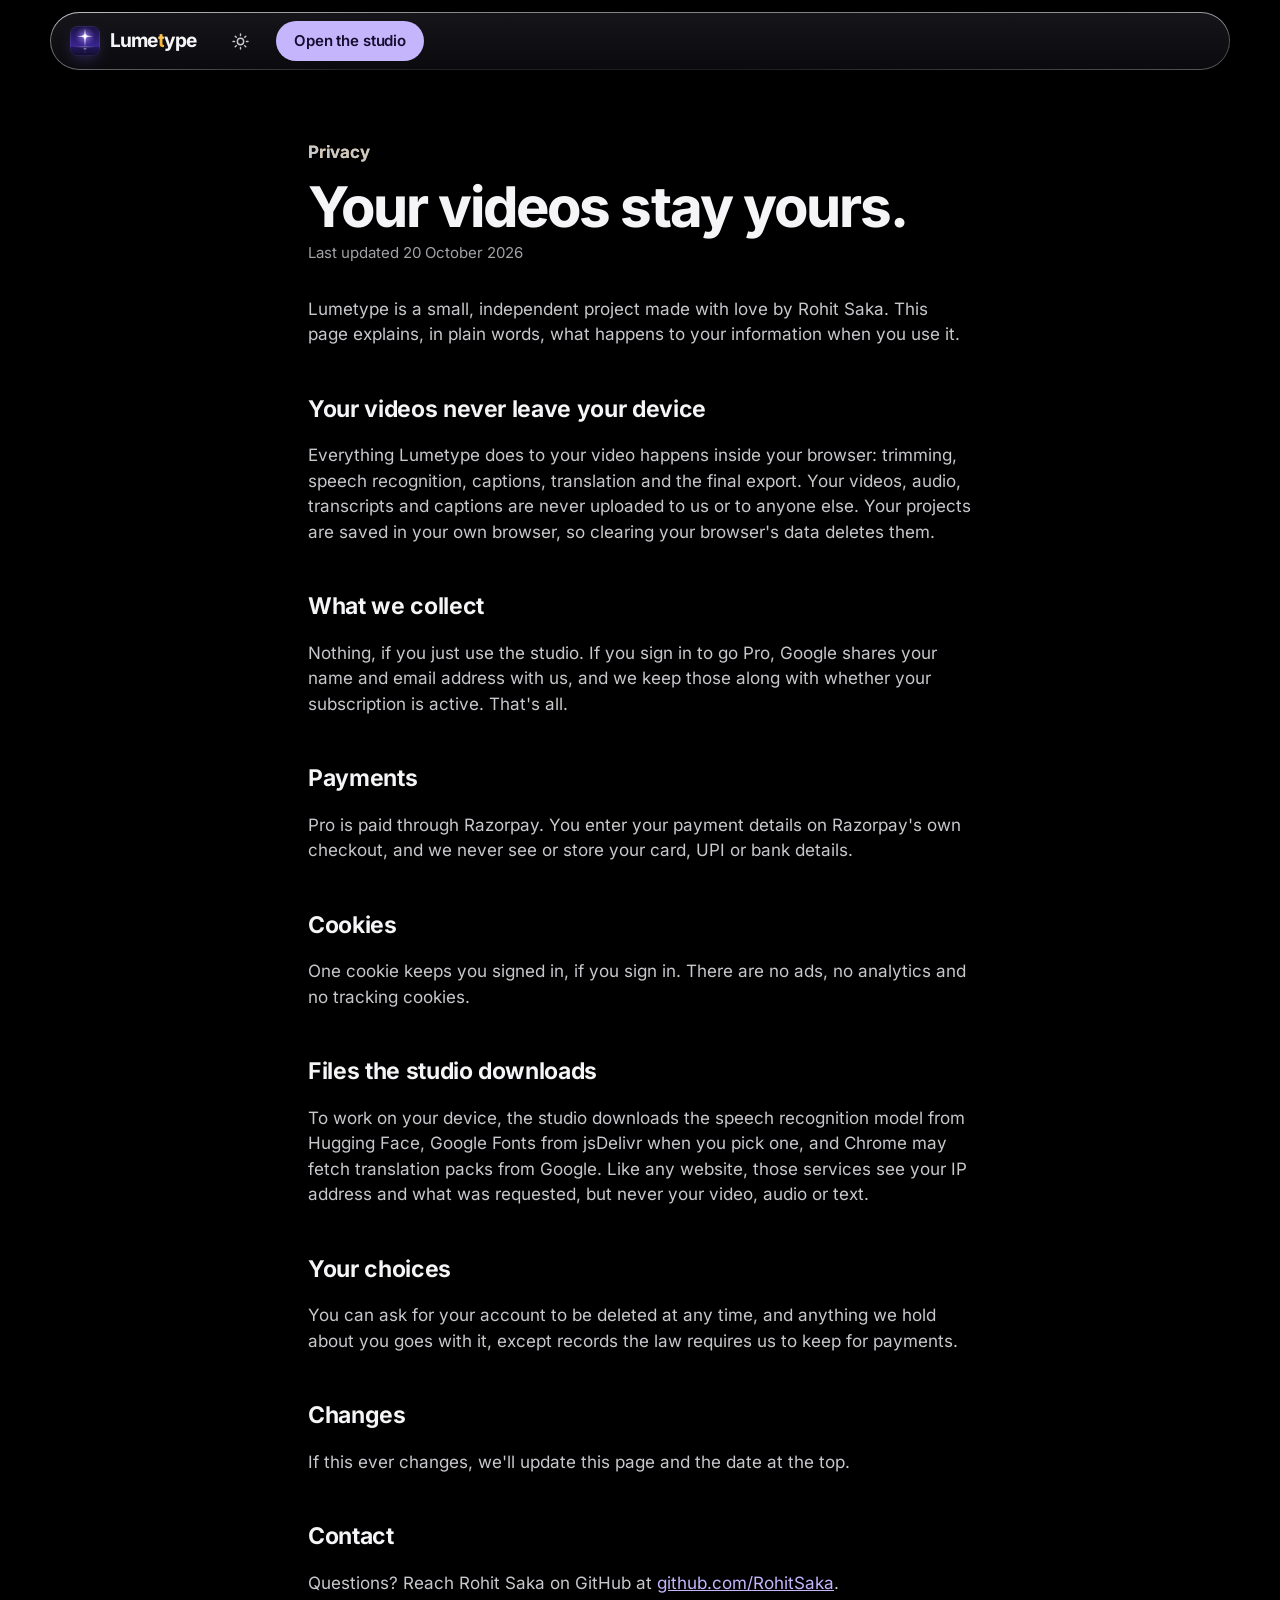
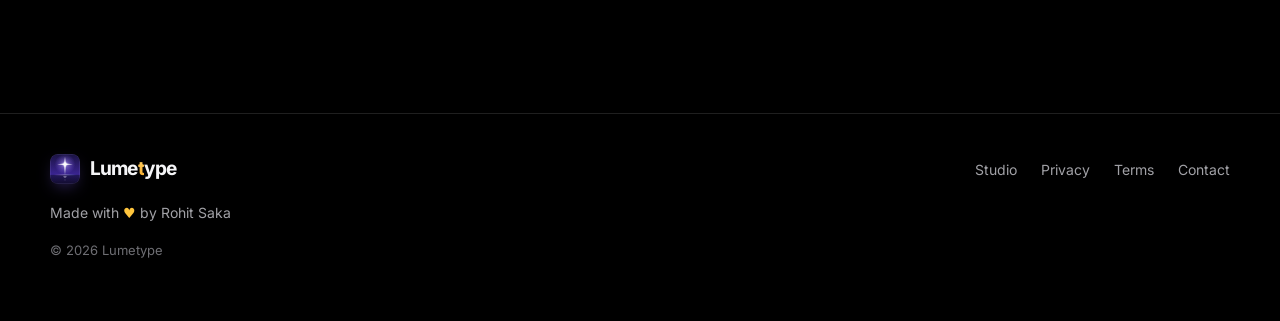
<file: privacy.html>
<!doctype html>
<html lang="en">
  <head>
    <meta charset="utf-8" />
    <meta name="viewport" content="width=device-width, initial-scale=1, viewport-fit=cover" />
    <title>Privacy · Lumetype</title>
    <meta
      name="description"
      content="Lumetype captions your videos on your own device. Your videos are never uploaded. Here is exactly what we do and do not keep."
    />
    <meta name="theme-color" content="#000000" />
    <!-- The chosen theme, set before the first paint (src/theme.ts). -->
    <script>
      try {
        if (localStorage.getItem('lumetype-theme') === 'sky') document.documentElement.dataset.theme = 'sky';
      } catch {}
    </script>
    <link rel="icon" type="image/svg+xml" href="./assets/mark-small-BOvAJ3Z5.svg" />
    <link rel="apple-touch-icon" href="./apple-touch-icon.png" />
    <script type="module" crossorigin src="./assets/theme-GPiH2g1G.js"></script>
    <script type="module" crossorigin src="./assets/chrome-DyxpmKAG.js"></script>
    <script type="module" crossorigin src="./assets/legal-BXqKD8hc.js"></script>
    <link rel="stylesheet" crossorigin href="./assets/chrome-uZTdsqZ5.css">
    <link rel="stylesheet" crossorigin href="./assets/legal-v-1qPTFK.css">
    <meta name="robots" content="noindex, nofollow">
  </head>
  <body>
    <a class="skip" href="#main">Skip to content</a>
    <header class="nav" data-nav>
      <div class="nav__inner glass">
        <a class="brand" href="./" aria-label="Lumetype home"
          ><span class="mark" aria-hidden="true"></span><span class="wordmark">Lume<span>t</span>ype</span></a
        >
        <div class="nav__actions">
          <button class="theme-switch" type="button" data-theme-switch aria-label="Switch theme"></button>
          <a class="btn btn--white" href="studio.html">Open the studio</a>
        </div>
      </div>
    </header>

    <main id="main" class="legal">
      <p class="eyebrow grad-text">Privacy</p>
      <h1>Your videos stay yours.</h1>
      <p class="updated">Last updated 20 October 2026</p>

      <p>
        Lumetype is a small, independent project made with love by Rohit Saka. This page explains, in plain words, what
        happens to your information when you use it.
      </p>

      <h2 id="videos">Your videos never leave your device</h2>
      <p>
        Everything Lumetype does to your video happens inside your browser: trimming, speech recognition, captions,
        translation and the final export. Your videos, audio, transcripts and captions are never uploaded to us or to
        anyone else. Your projects are saved in your own browser, so clearing your browser's data deletes them.
      </p>

      <h2 id="collect">What we collect</h2>
      <p>
        Nothing, if you just use the studio. If you sign in to go Pro, Google shares your name and email address with
        us, and we keep those along with whether your subscription is active. That's all.
      </p>

      <h2 id="payments">Payments</h2>
      <p>
        Pro is paid through Razorpay. You enter your payment details on Razorpay's own checkout, and we never see or
        store your card, UPI or bank details.
      </p>

      <h2 id="cookies">Cookies</h2>
      <p>One cookie keeps you signed in, if you sign in. There are no ads, no analytics and no tracking cookies.</p>

      <h2 id="downloads">Files the studio downloads</h2>
      <p>
        To work on your device, the studio downloads the speech recognition model from Hugging Face, Google Fonts from
        jsDelivr when you pick one, and Chrome may fetch translation packs from Google. Like any website, those services
        see your IP address and what was requested, but never your video, audio or text.
      </p>

      <h2 id="choices">Your choices</h2>
      <p>
        You can ask for your account to be deleted at any time, and anything we hold about you goes with it, except
        records the law requires us to keep for payments.
      </p>

      <h2 id="changes">Changes</h2>
      <p>If this ever changes, we'll update this page and the date at the top.</p>

      <h2 id="contact">Contact</h2>
      <p>
        Questions? Reach Rohit Saka on GitHub at
        <a href="https://github.com/RohitSaka" rel="noopener">github.com/RohitSaka</a>.
      </p>
    </main>

    <footer class="footer">
      <div class="footer__inner">
        <a class="brand" href="./"
          ><span class="mark" aria-hidden="true"></span><span class="wordmark">Lume<span>t</span>ype</span></a
        >
        <nav aria-label="Footer">
          <a href="studio.html">Studio</a>
          <a href="privacy.html" aria-current="page">Privacy</a>
          <a href="terms.html">Terms</a>
          <a href="terms.html#contact">Contact</a>
        </nav>
        <p class="footer__love">Made with <span class="heart" role="img" aria-label="love">♥</span> by Rohit Saka</p>
        <p class="footer__copy">© <span data-year>2026</span> Lumetype</p>
      </div>
    </footer>
  </body>
</html>
</file>
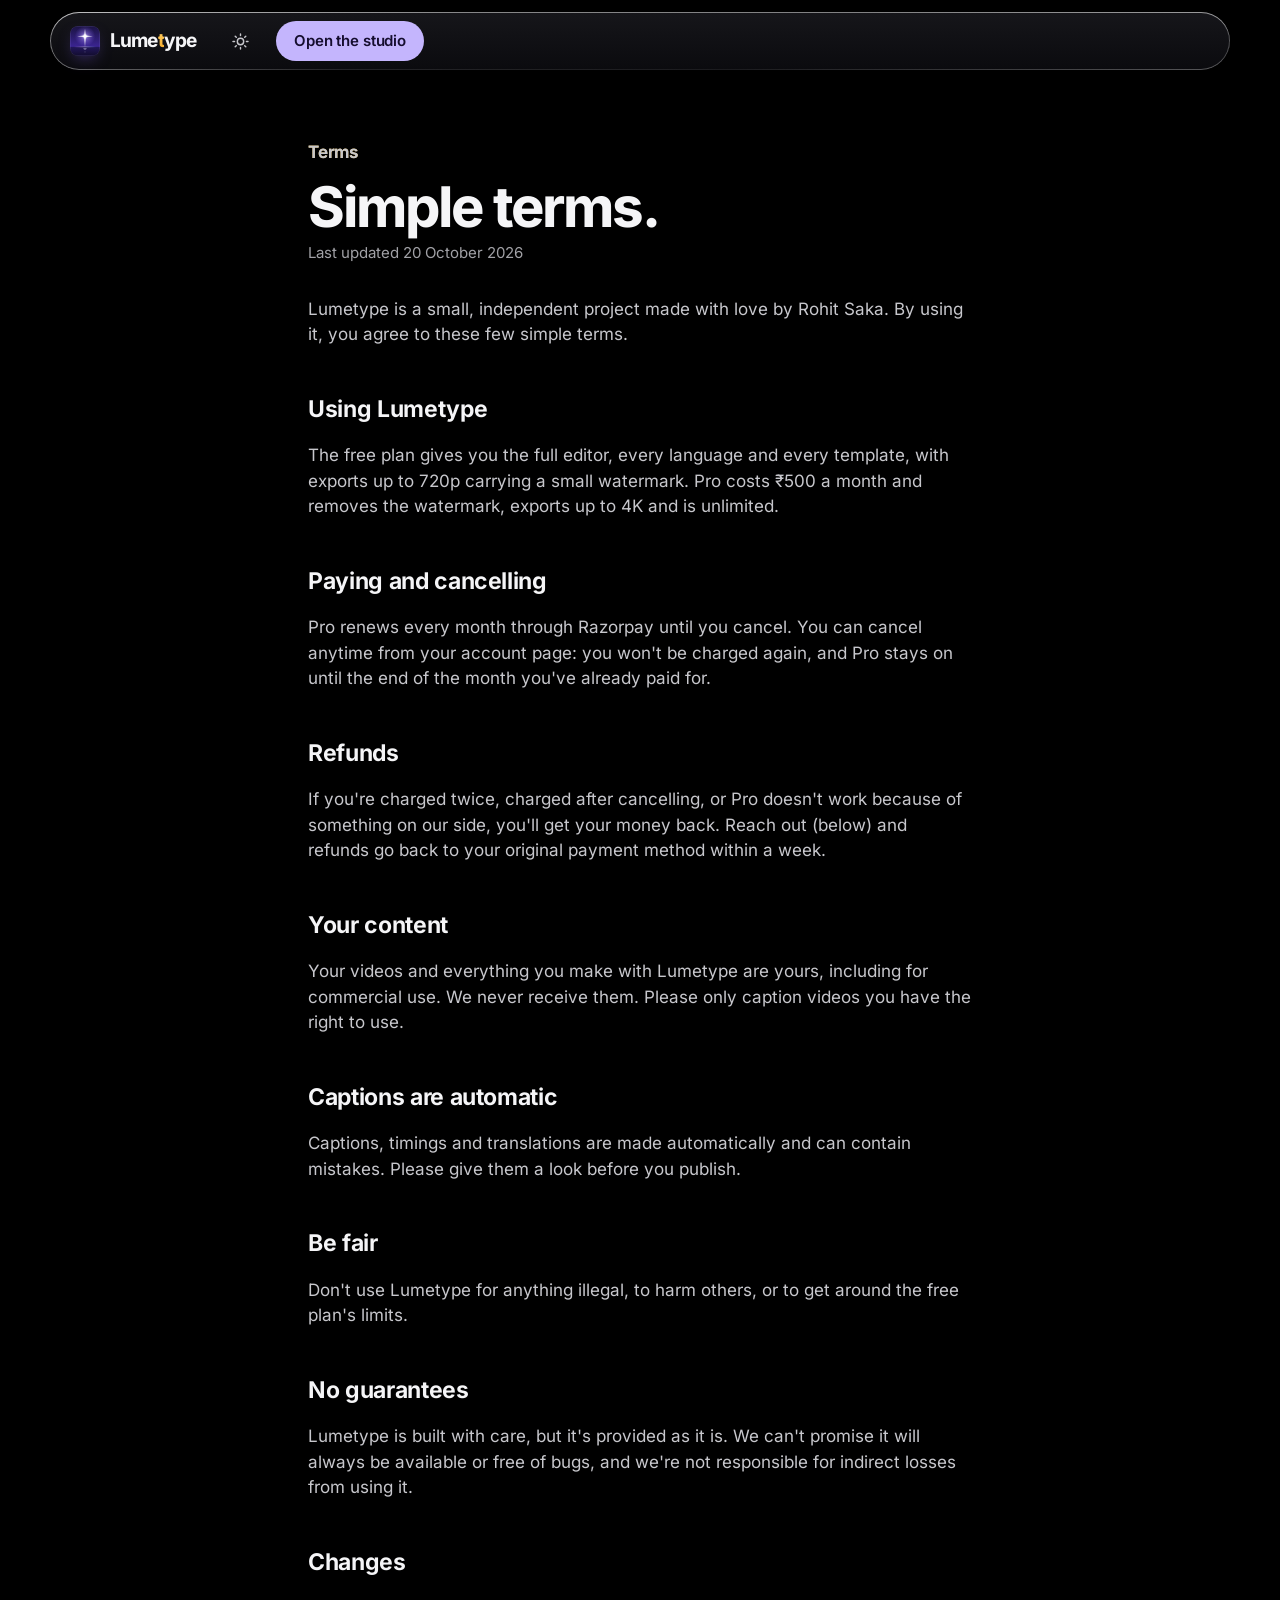
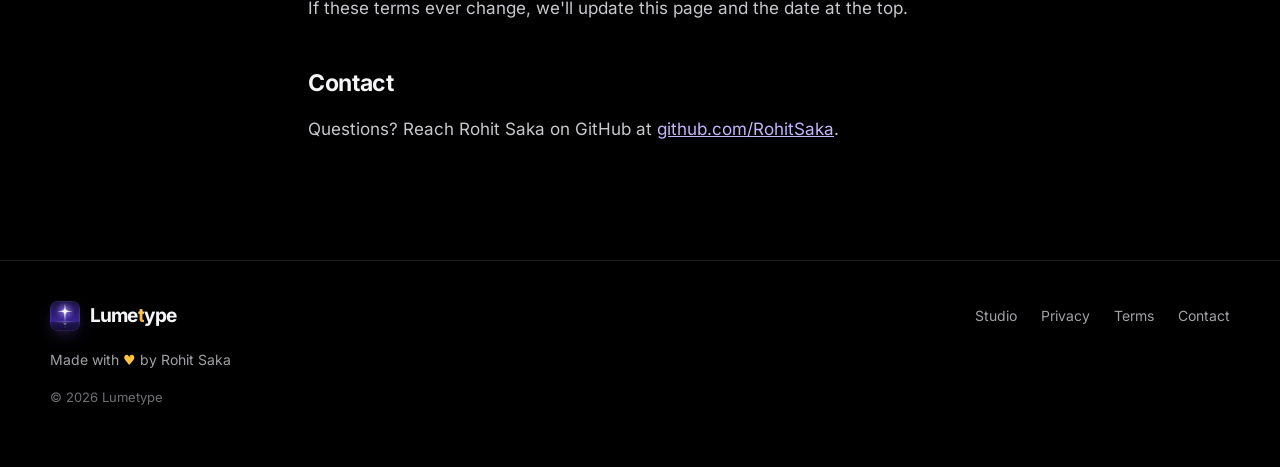
<file: terms.html>
<!doctype html>
<html lang="en">
  <head>
    <meta charset="utf-8" />
    <meta name="viewport" content="width=device-width, initial-scale=1, viewport-fit=cover" />
    <title>Terms · Lumetype</title>
    <meta
      name="description"
      content="The terms for using Lumetype: the free plan, Pro at ₹500 a month, cancellation, refunds and your content."
    />
    <meta name="theme-color" content="#000000" />
    <!-- The chosen theme, set before the first paint (src/theme.ts). -->
    <script>
      try {
        if (localStorage.getItem('lumetype-theme') === 'sky') document.documentElement.dataset.theme = 'sky';
      } catch {}
    </script>
    <link rel="icon" type="image/svg+xml" href="./assets/mark-small-BOvAJ3Z5.svg" />
    <link rel="apple-touch-icon" href="./apple-touch-icon.png" />
    <script type="module" crossorigin src="./assets/theme-GPiH2g1G.js"></script>
    <script type="module" crossorigin src="./assets/chrome-DyxpmKAG.js"></script>
    <script type="module" crossorigin src="./assets/legal-BXqKD8hc.js"></script>
    <link rel="stylesheet" crossorigin href="./assets/chrome-uZTdsqZ5.css">
    <link rel="stylesheet" crossorigin href="./assets/legal-v-1qPTFK.css">
    <meta name="robots" content="noindex, nofollow">
  </head>
  <body>
    <a class="skip" href="#main">Skip to content</a>
    <header class="nav" data-nav>
      <div class="nav__inner glass">
        <a class="brand" href="./" aria-label="Lumetype home"
          ><span class="mark" aria-hidden="true"></span><span class="wordmark">Lume<span>t</span>ype</span></a
        >
        <div class="nav__actions">
          <button class="theme-switch" type="button" data-theme-switch aria-label="Switch theme"></button>
          <a class="btn btn--white" href="studio.html">Open the studio</a>
        </div>
      </div>
    </header>

    <main id="main" class="legal">
      <p class="eyebrow grad-text">Terms</p>
      <h1>Simple terms.</h1>
      <p class="updated">Last updated 20 October 2026</p>

      <p>
        Lumetype is a small, independent project made with love by Rohit Saka. By using it, you agree to these few
        simple terms.
      </p>

      <h2 id="using">Using Lumetype</h2>
      <p>
        The free plan gives you the full editor, every language and every template, with exports up to 720p carrying a
        small watermark. Pro costs ₹500 a month and removes the watermark, exports up to 4K and is unlimited.
      </p>

      <h2 id="billing">Paying and cancelling</h2>
      <p>
        Pro renews every month through Razorpay until you cancel. You can cancel anytime from your account page: you
        won't be charged again, and Pro stays on until the end of the month you've already paid for.
      </p>

      <h2 id="refunds">Refunds</h2>
      <p>
        If you're charged twice, charged after cancelling, or Pro doesn't work because of something on our side, you'll
        get your money back. Reach out (below) and refunds go back to your original payment method within a week.
      </p>

      <h2 id="content">Your content</h2>
      <p>
        Your videos and everything you make with Lumetype are yours, including for commercial use. We never receive
        them. Please only caption videos you have the right to use.
      </p>

      <h2 id="accuracy">Captions are automatic</h2>
      <p>
        Captions, timings and translations are made automatically and can contain mistakes. Please give them a look
        before you publish.
      </p>

      <h2 id="fair">Be fair</h2>
      <p>Don't use Lumetype for anything illegal, to harm others, or to get around the free plan's limits.</p>

      <h2 id="warranty">No guarantees</h2>
      <p>
        Lumetype is built with care, but it's provided as it is. We can't promise it will always be available or free of
        bugs, and we're not responsible for indirect losses from using it.
      </p>

      <h2 id="changes">Changes</h2>
      <p>If these terms ever change, we'll update this page and the date at the top.</p>

      <h2 id="contact">Contact</h2>
      <p>
        Questions? Reach Rohit Saka on GitHub at
        <a href="https://github.com/RohitSaka" rel="noopener">github.com/RohitSaka</a>.
      </p>
    </main>

    <footer class="footer">
      <div class="footer__inner">
        <a class="brand" href="./"
          ><span class="mark" aria-hidden="true"></span><span class="wordmark">Lume<span>t</span>ype</span></a
        >
        <nav aria-label="Footer">
          <a href="studio.html">Studio</a>
          <a href="privacy.html">Privacy</a>
          <a href="terms.html" aria-current="page">Terms</a>
          <a href="terms.html#contact">Contact</a>
        </nav>
        <p class="footer__love">Made with <span class="heart" role="img" aria-label="love">♥</span> by Rohit Saka</p>
        <p class="footer__copy">© <span data-year>2026</span> Lumetype</p>
      </div>
    </footer>
  </body>
</html>
</file>
<file: assets/chrome-uZTdsqZ5.css>
:root{--bg:#000;--ink:#f5f5f7;--ink-2:#c7c7cc;--ink-3:#a1a1a6;--ink-4:#6e6e73;--paper:#f5f5f7;--paper-ink:#1d1d1f;--paper-ink-2:#6e6e73;--hair:#ffffff1f;--grad:linear-gradient(100deg, #7dd3fc 0%, #a5b4fc 22%, #c4b5fd 42%, #a78bfa 60%, #f0abfc 82%, #fbcfe8 100%);--violet:#8b5cf6;--violet-deep:#7c3aed;--lavender:#c4b5fd;--lavender-deep:#a78bfa;--grad-deep:linear-gradient(100deg, #6366f1 0%, #7c3aed 30%, #8b5cf6 55%, #a855f7 76%, #d946ef 100%);--ease:cubic-bezier(.22, 1, .36, 1);--gutter:clamp(16px, 4vw, 48px);--max:1180px;--font:"Inter Variable", system-ui, -apple-system, sans-serif;--tint-rgb:255, 255, 255;--shade-rgb:0, 0, 0;--shade-k:1;--lav-rgb:196, 181, 253;--lav-deep-rgb:167, 139, 250;--violet-rgb:139, 92, 246;--danger-rgb:255, 107, 107;--glass-bg:linear-gradient(180deg, #ffffff21, #ffffff0d);--glass-edge:#ffffff80;--glass-edge-low:#ffffff47;--nav-bg:linear-gradient(180deg, #1e1e24b8, #12121899);--menu-bg:linear-gradient(180deg, #1e1e24e6, #121218db);--gold:#ffc53d;--primary-bg:var(--gold);--primary-ink:#1a1205;--primary-glow:#ffc53d6b;--white-bg:#c4b5fd;--white-ink:#150d2e;--white-hover:#d6ccfe;--glass-btn-ink:#fff;--strong:#fff;--heart:var(--gold);--wordmark:linear-gradient(180deg, #ffd166, #f5a623);--danger-ink:#ffb4b4;--card-solid:#0d0d12;--badge-ink:#1a1205;--accent-type:linear-gradient(100deg, #ffd166, #ffc53d);--label-ink:#ffd166;--badge-bg:var(--gold);--lightningcss-light: ;--lightningcss-dark:initial;color-scheme:dark}:root[data-theme=sky]{--bg:#fdfdfe;--ink:#0b1f33;--ink-2:#2a4561;--ink-3:#566d86;--ink-4:#73879c;--paper:#eef6fd;--paper-ink:#0b1f33;--paper-ink-2:#566d86;--hair:#0b1f331a;--grad:linear-gradient(100deg, #0070d6 0%, #09f 60%, #2fb0ff 100%);--violet:#09f;--violet-deep:#007acc;--lavender:#0a7fd6;--lavender-deep:#09f;--grad-deep:linear-gradient(100deg, #0088e5 0%, #09f 100%);--tint-rgb:11, 31, 51;--shade-rgb:11, 31, 51;--shade-k:.25;--lav-rgb:0, 153, 255;--lav-deep-rgb:0, 140, 235;--violet-rgb:0, 122, 214;--danger-rgb:249, 39, 3;--glass-bg:linear-gradient(180deg, #fffffff5, #f2f8feeb);--glass-edge:#0b1f331a;--glass-edge-low:#0b1f330f;--nav-bg:#fdfdfedb;--menu-bg:#fdfdfef7;--primary-bg:#f92703;--primary-ink:#fff;--primary-glow:#f9270373;--white-bg:#09f;--white-ink:#fff;--white-hover:#0a8ae8;--glass-btn-ink:#0b1f33;--strong:#0b1f33;--heart:#f92703;--wordmark:linear-gradient(180deg, #ff5a2e, #e02200);--danger-ink:#c21f00;--card-solid:#fdfdfe;--badge-ink:#fff;--accent-type:linear-gradient(100deg, #f92703 0%, #ff4d1f 100%);--label-ink:#d92200;--badge-bg:#f92703;--lightningcss-light:initial;--lightningcss-dark: ;color-scheme:light}*,:before,:after{box-sizing:border-box}html{scroll-behavior:smooth;scroll-padding-top:90px}body{background:var(--bg);color:var(--ink);font-family:var(--font);-webkit-font-smoothing:antialiased;margin:0;font-size:17px;line-height:1.5;overflow-x:hidden}a{color:inherit}img,video,canvas{max-width:100%;display:block}:focus-visible{outline:2px solid var(--lavender-deep);outline-offset:3px}.sr-only{clip:rect(0 0 0 0);white-space:nowrap;width:1px;height:1px;position:absolute;overflow:hidden}.skip{z-index:100;color:#000;background:#fff;border-radius:999px;padding:10px 16px;position:absolute;top:-60px;left:16px}.skip:focus{top:16px}.glass{background:var(--glass-bg);-webkit-backdrop-filter:blur(26px)saturate(175%);backdrop-filter:blur(26px)saturate(175%);box-shadow:inset 0 1px .5px #ffffff73, inset 0 -1px 1px #ffffff0f, 0 24px 48px -16px rgba(var(--shade-rgb), calc(.55 * var(--shade-k)));position:relative}.glass:after{content:"";border-radius:inherit;pointer-events:none;background:linear-gradient(155deg, var(--glass-edge), rgba(var(--tint-rgb), .06) 32%, rgba(var(--tint-rgb), .02) 62%, var(--glass-edge-low));padding:1px;position:absolute;inset:0;-webkit-mask-image:linear-gradient(#000 0 0),linear-gradient(#000 0 0);mask-image:linear-gradient(#000 0 0),linear-gradient(#000 0 0);-webkit-mask-position:0 0,0 0;mask-position:0 0,0 0;-webkit-mask-size:auto,auto;mask-size:auto,auto;-webkit-mask-repeat:repeat,repeat;mask-repeat:repeat,repeat;-webkit-mask-clip:content-box,border-box;mask-clip:content-box,border-box;-webkit-mask-origin:content-box,border-box;mask-origin:content-box,border-box;-webkit-mask-composite:xor;mask-composite:exclude;-webkit-mask-source-type:auto,auto;mask-mode:match-source,match-source}.mark{background:url("data:image/svg+xml,%3csvg%20xmlns='http://www.w3.org/2000/svg'%20viewBox='0%200%2064%2064'%3e%3ctitle%3eLumetype%3c/title%3e%3c!--%20Light%20of%20the%20world:%20a%20cross%20of%20light%20over%20still%20water,%20glittering%20in%20its%20reflection.%20To%20anyone%20else%20it%20is%20a%20lens%20flare%20on%20a%20horizon.%20--%3e%3cdefs%3e%3clinearGradient%20id='bg'%20x1='0'%20y1='0'%20x2='0'%20y2='1'%3e%3cstop%20offset='0'%20stop-color='%231b1342'/%3e%3cstop%20offset='.68'%20stop-color='%233a2491'/%3e%3cstop%20offset='.7'%20stop-color='%2322175a'/%3e%3cstop%20offset='1'%20stop-color='%23120c2e'/%3e%3c/linearGradient%3e%3cradialGradient%20id='halo'%20cx='32'%20cy='22'%20r='22'%20gradientUnits='userSpaceOnUse'%3e%3cstop%20offset='0'%20stop-color='%23ddd6fe'%20stop-opacity='.9'/%3e%3cstop%20offset='.35'%20stop-color='%23a78bfa'%20stop-opacity='.45'/%3e%3cstop%20offset='1'%20stop-color='%237c5cf0'%20stop-opacity='0'/%3e%3c/radialGradient%3e%3cradialGradient%20id='core'%20cx='32'%20cy='22'%20r='6'%20gradientUnits='userSpaceOnUse'%3e%3cstop%20offset='0'%20stop-color='%23fff'/%3e%3cstop%20offset='1'%20stop-color='%23fff'%20stop-opacity='0'/%3e%3c/radialGradient%3e%3clinearGradient%20id='horizon'%20x1='0'%20y1='0'%20x2='1'%20y2='0'%3e%3cstop%20offset='0'%20stop-color='%23f0abfc'%20stop-opacity='0'/%3e%3cstop%20offset='.5'%20stop-color='%23f5f3ff'/%3e%3cstop%20offset='1'%20stop-color='%237dd3fc'%20stop-opacity='0'/%3e%3c/linearGradient%3e%3cfilter%20id='soft'%20x='-50%25'%20y='-50%25'%20width='200%25'%20height='200%25'%3e%3cfeGaussianBlur%20stdDeviation='.5'/%3e%3c/filter%3e%3c/defs%3e%3crect%20width='64'%20height='64'%20rx='15'%20fill='url(%23bg)'/%3e%3ccircle%20cx='32'%20cy='22'%20r='22'%20fill='url(%23halo)'/%3e%3cpath%20d='M32%206%20C32.9%2015%2033.6%2019.6%2034.4%2022%20C33.6%2024.6%2032.9%2032%2032%2044%20C31.1%2032%2030.4%2024.6%2029.6%2022%20C30.4%2019.6%2031.1%2015%2032%206Z'%20fill='%23fff'/%3e%3cpath%20d='M15%2022%20C24%2021.2%2028.6%2020.6%2032%2019.8%20C35.4%2020.6%2040%2021.2%2049%2022%20C40%2022.8%2035.4%2023.4%2032%2024.2%20C28.6%2023.4%2024%2022.8%2015%2022Z'%20fill='%23fff'/%3e%3ccircle%20cx='32'%20cy='22'%20r='6'%20fill='url(%23core)'/%3e%3crect%20x='8'%20y='44.2'%20width='48'%20height='.9'%20fill='url(%23horizon)'/%3e%3cg%20fill='%23ede9fe'%20filter='url(%23soft)'%3e%3crect%20x='28.5'%20y='47.2'%20width='7'%20height='1.2'%20rx='.6'%20opacity='.8'/%3e%3crect%20x='29.5'%20y='50.2'%20width='5'%20height='1.1'%20rx='.55'%20opacity='.6'/%3e%3crect%20x='30.3'%20y='53.1'%20width='3.4'%20height='1'%20rx='.5'%20opacity='.42'/%3e%3crect%20x='31'%20y='56'%20width='2'%20height='.9'%20rx='.45'%20opacity='.26'/%3e%3c/g%3e%3crect%20x='.5'%20y='.5'%20width='63'%20height='63'%20rx='14.5'%20fill='none'%20stroke='%23c4b5fd'%20stroke-opacity='.3'/%3e%3c/svg%3e") 50%/cover no-repeat;border-radius:8px;flex:none;width:30px;height:30px;display:inline-block;box-shadow:0 6px 18px -8px #7c5cf0d9}.wordmark span{background:var(--wordmark);color:#0000;-webkit-background-clip:text;background-clip:text}.footer__love{color:var(--ink-3);grid-column:1/-1;margin:0;font-size:14px}.footer__love .heart{color:var(--heart)}.grad-text{background:var(--accent-type);color:#0000;-webkit-background-clip:text;background-clip:text}.btn{height:40px;font:inherit;letter-spacing:-.01em;white-space:nowrap;cursor:pointer;transition:transform .2s var(--ease), filter .2s, background .2s;border:0;border-radius:999px;justify-content:center;align-items:center;gap:8px;padding:0 18px;font-size:15px;font-weight:600;text-decoration:none;display:inline-flex}.btn:active{transform:scale(.97)}.btn svg{width:16px;height:16px}.btn--lg{height:52px;padding:0 28px;font-size:17px}.btn--primary{background:var(--primary-bg);color:var(--primary-ink);box-shadow:0 14px 36px -12px var(--primary-glow), inset 0 1px 0 #ffffff59}.btn--primary:hover{filter:brightness(1.08)}.btn--white{background:var(--white-bg);color:var(--white-ink)}.btn--white:hover{background:var(--white-hover)}.btn--glass{background:rgba(var(--tint-rgb), .1);color:var(--glass-btn-ink);box-shadow:inset 0 0 0 1px rgba(var(--tint-rgb), .18)}.btn--glass:hover{background:rgba(var(--tint-rgb), .16)}.link{color:var(--ink-2);font-size:15px;font-weight:500;text-decoration:none}.link:hover{color:var(--strong)}.eyebrow{color:var(--ink-3);letter-spacing:-.01em;margin:0 0 12px;font-size:17px;font-weight:650}.display{letter-spacing:-.05em;margin:0;font-size:clamp(44px,6.2vw,88px);font-weight:750;line-height:.98}.h2{letter-spacing:-.04em;margin:0;font-size:clamp(36px,5.4vw,68px);font-weight:720;line-height:1.03}.h3{letter-spacing:-.025em;margin:0 0 8px;font-size:clamp(21px,2.2vw,28px);font-weight:680;line-height:1.15}.lede{max-width:680px;color:var(--ink-3);letter-spacing:-.012em;margin:18px 0 0;font-size:clamp(17px,1.7vw,21px);line-height:1.45}.fine,.small{color:var(--ink-4);font-size:14px}.muted{color:var(--ink-3)}.big{letter-spacing:-.05em;font-size:clamp(56px,7vw,92px);font-weight:760;line-height:1}.center{text-align:center;margin-top:40px}.js .reveal{opacity:0;transition:opacity .9s var(--ease), transform .9s var(--ease);transform:translateY(24px)}.js .reveal.is-in{opacity:1;transform:none}.nav{z-index:50;padding:0 var(--gutter);position:fixed;top:12px;left:0;right:0}.nav__inner{max-width:var(--max);background:var(--nav-bg);border-radius:29px;align-items:center;gap:24px;height:58px;margin:0 auto;padding:0 10px 0 20px;display:flex}.brand{letter-spacing:-.045em;align-items:center;gap:10px;font-size:19px;font-weight:720;text-decoration:none;display:inline-flex}.nav__links{gap:26px;margin:0 auto;display:flex}.nav__links a{color:var(--ink-2);font-size:15px;font-weight:500;text-decoration:none}.nav__links a:hover{color:var(--strong)}.nav__actions{align-items:center;gap:16px;display:flex}.theme-switch{width:40px;height:40px;color:var(--ink-2);cursor:pointer;transition:background .2s var(--ease), color .2s;background:0 0;border:0;border-radius:50%;flex:none;place-items:center;padding:0;display:grid}.theme-switch:hover{background:rgba(var(--tint-rgb), .08);color:var(--strong)}.theme-switch svg{fill:none;stroke:currentColor;stroke-width:1.8px;stroke-linecap:round;stroke-linejoin:round;width:19px;height:19px}.nav__menu{background:rgba(var(--tint-rgb), .1);cursor:pointer;border:0;border-radius:50%;width:40px;height:40px;display:none}.nav__menu span[aria-hidden]{background:var(--strong);width:16px;height:2px;box-shadow:0 -5px 0 var(--strong), 0 5px 0 var(--strong);border-radius:2px;margin:0 auto;display:block}.mobile-menu{max-width:var(--max);background:var(--menu-bg);border-radius:22px;flex-direction:column;gap:4px;margin:8px auto 0;padding:10px;display:flex}.mobile-menu[hidden]{display:none}.mobile-menu a{border-radius:14px;padding:12px 14px;font-size:17px;font-weight:550;text-decoration:none}.mobile-menu a:hover{background:rgba(var(--tint-rgb), .08)}.hero{max-width:var(--max);min-height:100svh;padding:120px var(--gutter) 60px;isolation:isolate;grid-template-columns:minmax(0,1.15fr) minmax(0,.85fr);align-items:center;gap:clamp(32px,6vw,80px);margin:0 auto;display:grid;position:relative}.hero__glow{z-index:-1;background:radial-gradient(45% 45% at 75% 45%, rgba(var(--violet-rgb), .32), transparent 70%), radial-gradient(35% 35% at 20% 80%, rgba(var(--lav-rgb), .16), transparent 70%), radial-gradient(30% 30% at 90% 90%, rgba(var(--lav-rgb), .18), transparent 70%);pointer-events:none;position:absolute;inset:0}.cta-row{flex-wrap:wrap;gap:12px;margin-top:32px;display:flex}.hero .fine{margin-top:18px}.hero__device{justify-self:center;margin:0;position:relative}.phone{aspect-ratio:9/19.5;width:min(340px,72vw);box-shadow:0 0 0 10px #16161b, 0 0 0 11px #ffffff29, 0 50px 120px -30px rgba(var(--violet-rgb), .55), 0 30px 60px -20px rgba(var(--shade-rgb), calc(.8 * var(--shade-k)));background:#000;border-radius:46px;position:relative;overflow:hidden}.phone video,.phone canvas{object-fit:cover;width:100%;height:100%;position:absolute;inset:0}.phone__island{background:#000;border-radius:13px;width:92px;height:26px;position:absolute;top:12px;left:50%;transform:translate(-50%)}.chip{white-space:nowrap;border-radius:18px;padding:10px 16px;font-size:13.5px;position:absolute}.chip--a{top:16%;left:-26%}.chip--b{bottom:18%;right:-22%}.langs-strip{padding:20px 0 60px;overflow:hidden;-webkit-mask:linear-gradient(90deg,#0000,#000 12% 88%,#0000);mask:linear-gradient(90deg,#0000,#000 12% 88%,#0000)}.marquee__track{width:max-content;color:var(--ink-3);white-space:nowrap;gap:56px;font-size:clamp(22px,2.6vw,32px);font-weight:500;animation:60s linear infinite marquee;display:flex}@keyframes marquee{to{transform:translate(-50%)}}.section{max-width:none;padding:clamp(80px, 11vw, 140px) var(--gutter);position:relative}.section>*{max-width:var(--max);margin-left:auto;margin-right:auto}.section__head{margin-bottom:clamp(36px,5vw,64px)}.section--light{background:var(--paper);color:var(--paper-ink);--lightningcss-light:initial;--lightningcss-dark: ;color-scheme:light}.section--light .eyebrow,.section--light .lede,.section--light .muted{color:var(--paper-ink-2)}.section--glow:before{content:"";z-index:-1;background:radial-gradient(50% 50% at 50% 40%, rgba(var(--lav-rgb), .18), transparent 70%);position:absolute;inset:0}.bento{grid-template-columns:repeat(3,minmax(0,1fr));gap:16px;display:grid}.card{border-radius:28px;padding:28px;overflow:hidden}.card p{color:var(--ink-3);margin:0}.card .card__kicker{color:var(--ink-4);letter-spacing:.08em;text-transform:uppercase;margin-bottom:10px;font-size:12px;font-weight:700}.card--wide{grid-column:span 2}.card__canvas{border-radius:18px;width:100%;height:210px;margin-top:20px}.card .scripts{color:var(--ink-2);letter-spacing:.08em;margin-top:18px;font-size:26px}.card--accent{background:var(--grad-deep);box-shadow:0 30px 60px -24px rgba(var(--violet-rgb), .6)}.card--accent p{color:#ffffffdb}.card--accent .card__kicker{color:#ffffffb3}.three-ways{grid-template-columns:repeat(3,minmax(0,1fr));gap:20px;display:grid}.way{margin:0}.way canvas{aspect-ratio:4/5;width:100%;box-shadow:0 30px 60px -30px rgba(var(--shade-rgb), calc(.45 * var(--shade-k)));background:#111;border-radius:24px}.way figcaption{flex-direction:column;gap:2px;margin-top:14px;font-size:15px;display:flex}.way figcaption span{color:var(--paper-ink-2)}.lang-list{flex-wrap:wrap;gap:10px;margin-top:48px;padding:0;list-style:none;display:flex}.lang-list li{background:#fff;border-radius:999px;padding:8px 14px;font-size:15px;box-shadow:0 1px 2px #0000000f}.lang-list .more{background:var(--paper-ink);color:#fff}.split{grid-template-columns:minmax(0,1fr) minmax(0,1fr);align-items:center;gap:clamp(32px,6vw,80px);display:grid}.split--reverse .split__copy{order:2}.steps{color:var(--ink-2);margin:28px 0 0;padding-left:22px;line-height:1.7}.compare{grid-template-columns:1fr 1fr;gap:16px;display:grid}.compare figure{margin:0}.compare canvas{aspect-ratio:9/16;background:#111;border-radius:22px;width:100%}.compare figcaption{color:var(--ink-3);margin-top:10px;font-size:13.5px}.trim{flex-direction:column;gap:24px;display:flex}.trim__numbers p{margin:0}.trim .arrow{color:var(--ink-4);margin:0 18px;font-size:48px}.fillers{flex-wrap:wrap;gap:10px;margin:0;padding:0;list-style:none;display:flex}.fillers li{background:rgba(var(--danger-rgb), .12);color:var(--danger-ink);text-decoration:line-through;-webkit-text-decoration-color:rgba(var(--danger-rgb), .8);text-decoration-color:rgba(var(--danger-rgb), .8);border-radius:999px;padding:8px 16px}.showcase{grid-template-columns:repeat(4,minmax(0,1fr));gap:16px;margin:0 auto;padding:0;list-style:none;display:grid}.showcase li{background:#111;border-radius:22px;position:relative;overflow:hidden}.showcase canvas{aspect-ratio:4/5;width:100%}.showcase span{background:linear-gradient(#0000,#000000bf);padding:24px 14px 12px;font-size:14px;font-weight:650;position:absolute;bottom:0;left:0;right:0}.captions-list{flex-direction:column;gap:12px;display:flex}.cap{background:#fff;border-radius:20px;padding:22px 24px;font-size:22px;font-weight:600;position:relative;box-shadow:0 1px 2px #0000000f}.cap em{font-family:Inter Variable;font-style:normal;font-weight:500}.cap--changed{color:#fff;background:#111;box-shadow:0 0 0 2px #a78bfa}.cap--changed em{color:#ffd9a8;font-family:Cormorant Garamond;font-size:28px;font-style:italic}.cap span{color:var(--lavender-deep);margin-top:6px;font-size:13px;font-weight:650;display:block}.faces{grid-template-columns:repeat(5,minmax(0,1fr));gap:16px;margin:0;padding:0;list-style:none;display:grid}.faces li{background:rgba(var(--tint-rgb), .05);min-height:150px;box-shadow:inset 0 0 0 1px var(--hair);border-radius:22px;flex-direction:column;justify-content:space-between;gap:18px;padding:20px;display:flex}.faces span{font-size:28px;line-height:1.15}.faces small{color:var(--ink-4);font-size:13px}.trio{grid-template-columns:repeat(3,minmax(0,1fr));gap:20px;display:grid}.trio article{background:#fff;border-radius:24px;padding:28px;box-shadow:0 1px 2px #0000000f}.trio p{color:var(--paper-ink-2);margin:0}.plans{grid-template-columns:repeat(2,minmax(0,1fr));gap:20px;max-width:900px;display:grid}.plan{border-radius:30px;flex-direction:column;gap:14px;padding:32px;display:flex}.plan ul{flex:1;margin:6px 0 12px;padding:0;list-style:none}.plan li{border-top:1px solid var(--hair);color:var(--ink-2);padding:8px 0}.price{letter-spacing:-.04em;margin:0;font-size:56px;font-weight:760}.price small{color:var(--ink-3);font-size:18px;font-weight:500}.plan--pro{background:linear-gradient(var(--card-solid), var(--card-solid)) padding-box, var(--grad) border-box;box-shadow:0 40px 80px -30px rgba(var(--violet-rgb), .55);border:1.5px solid #0000;position:relative}.plan__badge{background:var(--badge-bg);color:var(--badge-ink);border-radius:999px;margin:0;padding:4px 12px;font-size:12px;font-weight:750;position:absolute;top:24px;right:24px}.plan .fine{margin:0}.faq{max-width:820px}.faq details{border-top:1px solid #0000001a}.faq details:last-child{border-bottom:1px solid #0000001a}.faq summary{letter-spacing:-.01em;cursor:pointer;padding:22px 40px 22px 0;font-size:19px;font-weight:620;list-style:none;position:relative}.faq summary::-webkit-details-marker{display:none}.faq summary:after{content:"+";transition:transform .3s var(--ease);font-size:26px;font-weight:400;position:absolute;top:50%;right:4px;transform:translateY(-50%)}.faq details[open] summary:after{transform:translateY(-50%)rotate(45deg)}.faq details p{color:var(--paper-ink-2);margin:0 0 22px}.final{padding:clamp(100px, 14vw, 180px) var(--gutter);text-align:center;isolation:isolate;position:relative}.final .lede{margin:18px auto 32px}.footer{padding:40px var(--gutter) 60px;border-top:1px solid var(--hair)}.footer__inner{max-width:var(--max);grid-template-columns:auto 1fr;align-items:center;gap:18px 32px;margin:0 auto;display:grid}.footer nav{justify-content:flex-end;gap:24px;display:flex}.footer nav a{color:var(--ink-3);font-size:14px;text-decoration:none}.footer nav a:hover{color:var(--strong)}.footer__credits,.footer__copy{color:var(--ink-4);grid-column:1/-1;margin:0;font-size:13px}@media (max-width:1000px){.nav__links{display:none}.nav__inner{justify-content:space-between}.nav__menu{place-items:center;display:grid}.hero{text-align:center;grid-template-columns:1fr}.hero .lede{margin-left:auto;margin-right:auto}.cta-row{justify-content:center}.bento,.three-ways,.trio,.showcase{grid-template-columns:repeat(2,minmax(0,1fr))}.faces{grid-template-columns:repeat(3,minmax(0,1fr))}.split{grid-template-columns:1fr}.split--reverse .split__copy{order:0}.chip--a{left:-8%}.chip--b{right:-8%}}@media (max-width:640px){body{font-size:16px}.nav__actions .link{display:none}.nav__inner{gap:8px;padding-left:14px}.nav__actions{gap:6px}.nav__actions .btn{padding:0 16px}.theme-switch{width:36px;height:36px}.bento,.three-ways,.trio,.plans{grid-template-columns:1fr}.card--wide{grid-column:auto}.faces{grid-template-columns:repeat(2,minmax(0,1fr))}.chip{display:none}.footer__inner{grid-template-columns:1fr}.footer nav{flex-wrap:wrap;justify-content:flex-start}}@media (max-width:380px){.nav .wordmark{display:none}}@media (prefers-reduced-motion:reduce){html{scroll-behavior:auto}.marquee__track{animation:none}.js .reveal{opacity:1;transition:none;transform:none}}#pricing .section__head{text-align:center}#pricing .section__head .lede{margin-left:auto;margin-right:auto}
</file>
<file: assets/legal-v-1qPTFK.css>
@font-face{font-family:Inter Variable;font-style:normal;font-display:swap;font-weight:100 900;src:url(./inter-cyrillic-ext-wght-normal-BOeWTOD4.woff2)format("woff2-variations");unicode-range:U+460-52F,U+1C80-1C8A,U+20B4,U+2DE0-2DFF,U+A640-A69F,U+FE2E-FE2F}@font-face{font-family:Inter Variable;font-style:normal;font-display:swap;font-weight:100 900;src:url(./inter-cyrillic-wght-normal-DqGufNeO.woff2)format("woff2-variations");unicode-range:U+301,U+400-45F,U+490-491,U+4B0-4B1,U+2116}@font-face{font-family:Inter Variable;font-style:normal;font-display:swap;font-weight:100 900;src:url(./inter-greek-ext-wght-normal-DlzME5K_.woff2)format("woff2-variations");unicode-range:U+1F??}@font-face{font-family:Inter Variable;font-style:normal;font-display:swap;font-weight:100 900;src:url(./inter-greek-wght-normal-CkhJZR-_.woff2)format("woff2-variations");unicode-range:U+370-377,U+37A-37F,U+384-38A,U+38C,U+38E-3A1,U+3A3-3FF}@font-face{font-family:Inter Variable;font-style:normal;font-display:swap;font-weight:100 900;src:url(./inter-vietnamese-wght-normal-CBcvBZtf.woff2)format("woff2-variations");unicode-range:U+102-103,U+110-111,U+128-129,U+168-169,U+1A0-1A1,U+1AF-1B0,U+300-301,U+303-304,U+308-309,U+323,U+329,U+1EA0-1EF9,U+20AB}@font-face{font-family:Inter Variable;font-style:normal;font-display:swap;font-weight:100 900;src:url(./inter-latin-ext-wght-normal-DO1Apj_S.woff2)format("woff2-variations");unicode-range:U+100-2BA,U+2BD-2C5,U+2C7-2CC,U+2CE-2D7,U+2DD-2FF,U+304,U+308,U+329,U+1D00-1DBF,U+1E00-1E9F,U+1EF2-1EFF,U+2020,U+20A0-20AB,U+20AD-20C0,U+2113,U+2C60-2C7F,U+A720-A7FF}@font-face{font-family:Inter Variable;font-style:normal;font-display:swap;font-weight:100 900;src:url(./inter-latin-wght-normal-Dx4kXJAl.woff2)format("woff2-variations");unicode-range:U+??,U+131,U+152-153,U+2BB-2BC,U+2C6,U+2DA,U+2DC,U+304,U+308,U+329,U+2000-206F,U+20AC,U+2122,U+2191,U+2193,U+2212,U+2215,U+FEFF,U+FFFD}.page-nav-space{height:96px}.account{min-height:calc(100svh - 140px);padding:132px var(--gutter) 80px;isolation:isolate;align-content:start;justify-items:center;gap:18px;display:grid;position:relative}.account__glow{z-index:-1;background:radial-gradient(40% 50% at 30% 20%, rgba(var(--lav-rgb), .32), transparent 70%), radial-gradient(40% 50% at 72% 30%, rgba(var(--lav-rgb), .22), transparent 70%);filter:blur(20px);pointer-events:none;height:620px;position:absolute;inset:0 0 auto}.account__card{border-radius:32px;width:min(100%,520px);padding:clamp(24px,5vw,40px)}.account__card[hidden]{display:none}.account__title{letter-spacing:-.03em;margin:6px 0 10px;font-size:clamp(30px,5vw,40px);font-weight:720;line-height:1.1}.account__lede{color:var(--ink-2);margin:0 0 26px}.account__google{min-height:44px;margin-bottom:22px;display:flex}.account__checking{color:var(--ink-2);justify-content:center;align-items:center;gap:12px;margin:0;display:flex}.account__status{width:min(100%,520px);min-height:1.5em;color:var(--ink-2);text-align:center;margin:0;font-size:15px}.spinner{border:2px solid rgba(var(--tint-rgb), .18);border-top-color:var(--lavender-deep);border-radius:50%;flex:none;width:16px;height:16px;animation:.9s linear infinite spin}@keyframes spin{to{transform:rotate(360deg)}}.who{border-bottom:1px solid var(--hair);grid-template-columns:auto minmax(0,1fr) auto;align-items:center;gap:14px;padding-bottom:22px;display:grid}.who__avatar{background:var(--grad);width:46px;height:46px;color:var(--badge-ink);border-radius:50%;place-items:center;font-size:19px;font-weight:720;display:grid}.who__text{min-width:0;display:grid}.who__text strong,.who__text span{text-overflow:ellipsis;white-space:nowrap;overflow:hidden}.who__text span{color:var(--ink-3);font-size:14px}button.link{font:inherit;cursor:pointer;background:0 0;border:0;padding:0}.tier{gap:12px;padding-top:24px;display:grid}.tier[hidden]{display:none}.tier__label{letter-spacing:-.01em;align-items:center;gap:10px;margin:0;font-size:20px;font-weight:680;display:flex}.tier__note{color:var(--ink-2);margin:0}.tier__actions{flex-wrap:wrap;align-items:center;gap:14px 22px;margin-top:8px;display:flex}.pro-badge{background:var(--grad);color:var(--badge-ink);border-radius:999px;padding:4px 14px;font-size:15px;font-weight:760}.offer{background:linear-gradient(var(--card-solid), var(--card-solid)) padding-box, var(--grad) border-box;box-shadow:0 40px 80px -36px rgba(var(--violet-rgb), .6);border:1.5px solid #0000;border-radius:26px;gap:12px;margin-top:10px;padding:26px;display:grid;position:relative}.offer__badge{background:var(--grad);color:var(--badge-ink);border-radius:999px;margin:0;padding:4px 12px;font-size:12px;font-weight:750;position:absolute;top:22px;right:22px}.offer__title{letter-spacing:-.02em;margin:0;font-size:22px;font-weight:700}.offer .price{font-size:48px}.offer__list{margin:0 0 8px;padding:0;list-style:none}.offer__list li{border-top:1px solid var(--hair);color:var(--ink-2);padding:8px 0}.offer .fine{margin:0}.btn[disabled]{opacity:.55;cursor:progress}.confirm{width:min(100% - 32px,440px);color:var(--ink);border:0;border-radius:28px;padding:28px}.confirm::backdrop{background:rgba(var(--shade-rgb), calc(.6 * var(--shade-k)));-webkit-backdrop-filter:blur(6px);backdrop-filter:blur(6px)}.confirm__title{letter-spacing:-.02em;margin:0 0 8px;font-size:24px}.confirm p{color:var(--ink-2);margin:0 0 22px}.confirm__actions{flex-wrap:wrap;justify-content:flex-end;gap:10px;display:flex}.legal{max-width:760px;padding:140px var(--gutter) 100px;margin:0 auto}.legal h1{letter-spacing:-.035em;margin:8px 0 6px;font-size:clamp(36px,6vw,56px);font-weight:740;line-height:1.05}.legal .updated{color:var(--ink-3);margin:0 0 32px;font-size:15px}.legal .summary{color:var(--ink-2);border-radius:22px;margin:0 0 40px;padding:22px 24px}.legal .summary ul{margin:10px 0 0;padding-left:20px}.legal h2{letter-spacing:-.015em;margin:44px 0 10px;scroll-margin-top:110px;font-size:23px;font-weight:680}.legal p,.legal li{color:var(--ink-2)}.legal ul{padding-left:22px}.legal li+li{margin-top:6px}.legal a{color:var(--lavender)}.legal table{border-collapse:collapse;width:100%;margin:12px 0;font-size:15px}.legal th,.legal td{border-top:1px solid var(--hair);text-align:left;vertical-align:top;padding:10px 12px 10px 0}.legal th{color:var(--ink);font-weight:620}.legal td{color:var(--ink-2)}.draft-note{color:#fde68a;background:#fbbf2414;border:1px solid #fbbf2480;border-radius:16px;margin:0 0 28px;padding:14px 18px;font-size:15px}@media (max-width:640px){.account{padding-top:112px}.legal table,.legal thead,.legal tbody,.legal tr,.legal th,.legal td{display:block}.legal thead{display:none}.legal td{border:0;padding:4px 0}.legal tr{border-top:1px solid var(--hair);padding:10px 0}}@media (prefers-reduced-motion:reduce){.spinner{animation-duration:3s}}
</file>
